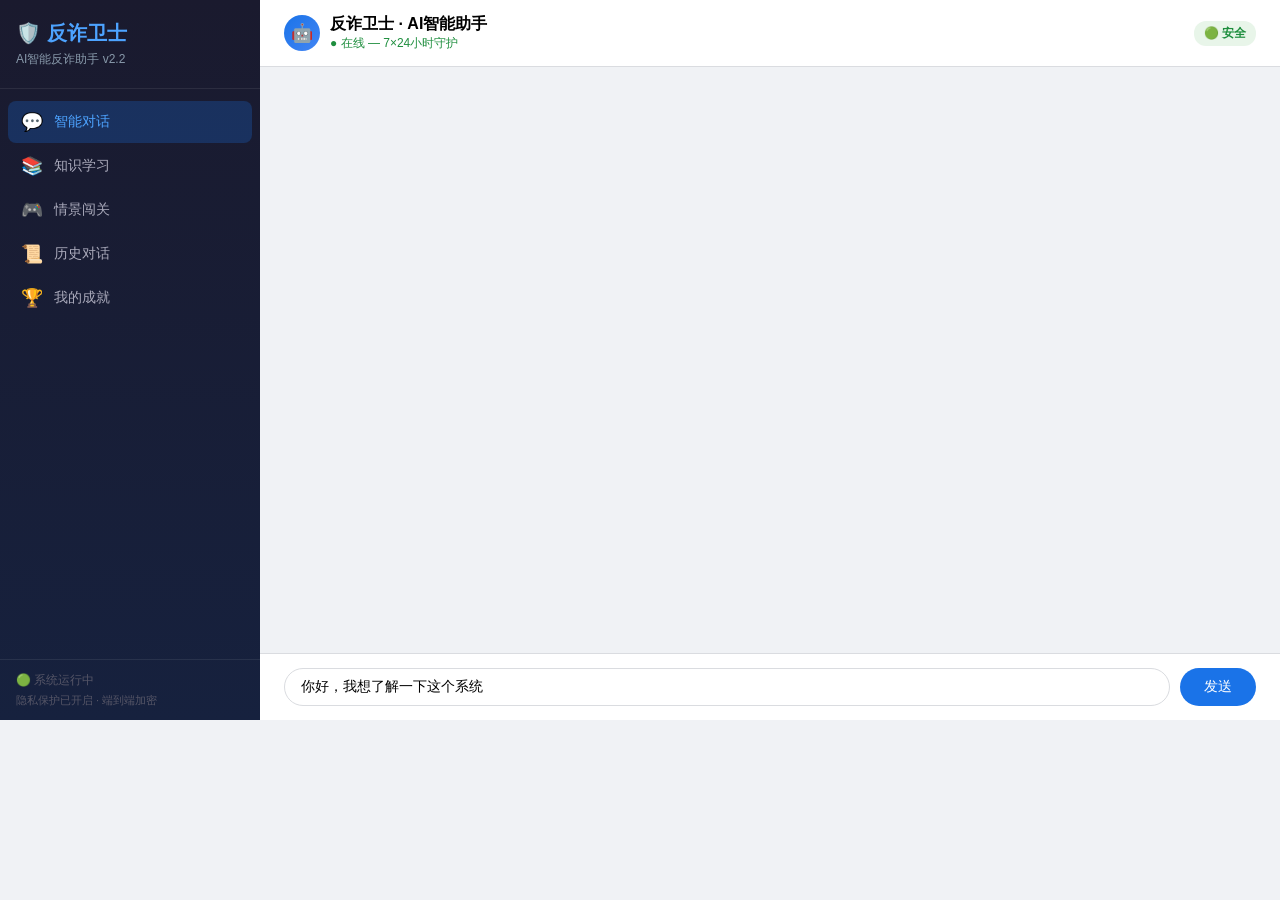
<file: demo_chat.html>
<!DOCTYPE html>
<html lang="zh-CN">
<head>
<meta charset="UTF-8">
<meta name="viewport" content="width=1280, initial-scale=1.0">
<title>反诈卫士 - 智能反诈对话系统</title>
<style>
:root {
  --primary: #1a73e8;
  --primary-dark: #1557b0;
  --primary-light: #e8f0fe;
  --danger: #d93025;
  --danger-light: #fce8e6;
  --warning: #f9ab00;
  --success: #1e8e3e;
  --bg: #f0f2f5;
  --card: #ffffff;
  --text: #202124;
  --text-secondary: #5f6368;
  --border: #dadce0;
  --radius: 12px;
  --shadow: 0 1px 3px rgba(0,0,0,0.08);
}
* { margin: 0; padding: 0; box-sizing: border-box; }
body {
  font-family: -apple-system, BlinkMacSystemFont, 'Segoe UI', 'Microsoft YaHei', sans-serif;
  background: #f0f2f5;
  width: 1280px; height: 720px;
  display: flex; overflow: hidden;
}
/* Sidebar */
.sidebar {
  width: 260px; background: linear-gradient(180deg, #1a1a2e 0%, #16213e 100%);
  color: white; flex-shrink: 0; display: flex; flex-direction: column;
}
.sidebar-header {
  padding: 20px 16px; border-bottom: 1px solid rgba(255,255,255,0.08);
}
.sidebar-logo { font-size: 20px; font-weight: 700; }
.sidebar-logo span { color: #4da3ff; }
.sidebar-subtitle { font-size: 12px; color: #8899aa; margin-top: 4px; }
.sidebar-nav { flex: 1; padding: 12px 8px; display: flex; flex-direction: column; gap: 2px; }
.nav-item {
  padding: 10px 12px; border-radius: 8px; font-size: 14px; color: #aab;
  cursor: pointer; display: flex; align-items: center; gap: 10px; transition: all 0.2s;
}
.nav-item:hover { background: rgba(255,255,255,0.06); color: #ddd; }
.nav-item.active { background: rgba(26,115,232,0.25); color: #4da3ff; }
.nav-icon { font-size: 18px; width: 24px; text-align: center; }
.sidebar-footer {
  padding: 12px 16px; border-top: 1px solid rgba(255,255,255,0.08);
  font-size: 12px; color: #556;
}
/* Main chat area */
.chat-area { flex: 1; display: flex; flex-direction: column; background: #f0f2f5; }
.chat-header {
  background: white; padding: 14px 24px; border-bottom: 1px solid var(--border);
  display: flex; align-items: center; justify-content: space-between;
}
.chat-header-left { display: flex; align-items: center; gap: 10px; }
.chat-header-avatar {
  width: 36px; height: 36px; border-radius: 50%; background: linear-gradient(135deg, var(--primary), #4285f4);
  display: flex; align-items: center; justify-content: center; font-size: 18px;
}
.chat-header-title { font-size: 16px; font-weight: 600; }
.chat-header-status { font-size: 12px; color: #1e8e3e; }
.risk-indicator {
  font-size: 12px; padding: 4px 10px; border-radius: 12px; font-weight: 600;
}
.risk-none { background: #e8f5e9; color: #1e8e3e; }
.risk-high { background: #fce8e6; color: #d93025; }
.risk-critical { background: #d93025; color: white; animation: pulse 1s infinite; }
@keyframes pulse { 0%,100% { opacity: 1; } 50% { opacity: 0.7; } }

/* Messages */
.chat-messages {
  flex: 1; padding: 16px 24px; overflow-y: auto; display: flex; flex-direction: column; gap: 10px;
}
.msg-row { display: flex; gap: 10px; max-width: 85%; animation: msgIn 0.35s ease; }
@keyframes msgIn { from { opacity: 0; transform: translateY(12px); } to { opacity: 1; transform: translateY(0); } }
.msg-row.user { align-self: flex-end; flex-direction: row-reverse; }
.msg-row.bot { align-self: flex-start; }
.msg-avatar {
  width: 34px; height: 34px; border-radius: 50%; flex-shrink: 0;
  display: flex; align-items: center; justify-content: center; font-size: 16px;
}
.msg-avatar.bot { background: #e8f0fe; }
.msg-avatar.user { background: var(--primary); color: white; }
.msg-bubble {
  padding: 10px 14px; border-radius: 12px; font-size: 14px; line-height: 1.55;
  word-break: break-word;
}
.msg-row.bot .msg-bubble {
  background: white; border-bottom-left-radius: 4px;
  box-shadow: 0 1px 2px rgba(0,0,0,0.06);
}
.msg-row.user .msg-bubble {
  background: var(--primary); color: white; border-bottom-right-radius: 4px;
}
.msg-actions { display: flex; gap: 6px; margin-top: 6px; flex-wrap: wrap; }
.action-chip {
  padding: 6px 14px; border-radius: 16px; font-size: 13px; cursor: pointer;
  background: white; border: 1px solid var(--border); color: var(--text);
  transition: all 0.15s;
}
.action-chip:hover { background: var(--primary-light); border-color: var(--primary); color: var(--primary); }
.action-chip.emergency { background: var(--danger-light); border-color: var(--danger); color: var(--danger); font-weight: 600; }
.action-chip.phone { background: #e8f5e9; border-color: #1e8e3e; color: #1e8e3e; }

/* Input */
.chat-input-area {
  background: white; padding: 14px 24px; border-top: 1px solid var(--border);
  display: flex; gap: 10px; align-items: center;
}
.chat-input {
  flex: 1; padding: 10px 16px; border: 1px solid var(--border); border-radius: 24px;
  font-size: 14px; outline: none; transition: border-color 0.2s;
}
.chat-input:focus { border-color: var(--primary); }
.btn-send {
  padding: 10px 24px; background: var(--primary); color: white; border: none;
  border-radius: 24px; font-size: 14px; cursor: pointer; white-space: nowrap;
  transition: background 0.2s;
}
.btn-send:hover { background: var(--primary-dark); }

/* Typing indicator */
.typing-indicator { display: flex; gap: 4px; padding: 8px 14px; }
.typing-dot { width: 7px; height: 7px; border-radius: 50%; background: #999; animation: typing 1.4s infinite; }
.typing-dot:nth-child(2) { animation-delay: 0.2s; }
.typing-dot:nth-child(3) { animation-delay: 0.4s; }
@keyframes typing { 0%,60%,100% { opacity: 0.3; transform: scale(0.8); } 30% { opacity: 1; transform: scale(1); } }

/* Title screen overlay */
.overlay {
  position: fixed; top: 0; left: 0; width: 1280px; height: 720px;
  background: rgba(0,0,0,0.7); display: flex; align-items: center; justify-content: center;
  z-index: 100; transition: opacity 0.5s;
}
.overlay.hidden { opacity: 0; pointer-events: none; }
.overlay-card {
  background: white; border-radius: 16px; padding: 40px; text-align: center;
  max-width: 600px; box-shadow: 0 20px 60px rgba(0,0,0,0.3);
}
.overlay-icon { font-size: 64px; margin-bottom: 16px; }
.overlay-title { font-size: 28px; font-weight: 700; margin-bottom: 8px; }
.overlay-sub { font-size: 16px; color: var(--text-secondary); margin-bottom: 20px; }
.overlay-features { display: flex; gap: 20px; justify-content: center; margin-bottom: 20px; }
.overlay-feat { text-align: center; }
.overlay-feat .icon { font-size: 32px; }
.overlay-feat .label { font-size: 13px; color: var(--text-secondary); margin-top: 4px; }

.privacy-badge {
  display: inline-block; font-size: 11px; padding: 2px 8px; border-radius: 4px;
  background: #e8f5e9; color: #1e8e3e; margin-left: 6px; font-weight: 600;
}
.risk-tag {
  display: inline-block; font-size: 11px; padding: 2px 8px; border-radius: 4px;
  margin-left: 4px; font-weight: 600;
}
.risk-tag.critical { background: #fce8e6; color: #c5221f; }
.risk-tag.high { background: #fef7e0; color: #e37400; }
</style>
</head>
<body>

<!-- Overlay intro -->
<div class="overlay" id="overlay">
  <div class="overlay-card">
    <div class="overlay-icon">🛡️</div>
    <div class="overlay-title">多模态智能反诈对话系统</div>
    <div class="overlay-sub">Anti-Fraud Intelligent Dialogue System</div>
    <div class="overlay-features">
      <div class="overlay-feat"><div class="icon">🔍</div><div class="label">风险识别</div></div>
      <div class="overlay-feat"><div class="icon">🔐</div><div class="label">隐私保护</div></div>
      <div class="overlay-feat"><div class="icon">📚</div><div class="label">知识科普</div></div>
      <div class="overlay-feat"><div class="icon">🎮</div><div class="label">情景训练</div></div>
    </div>
  </div>
</div>

<!-- Main UI -->
<div class="sidebar">
  <div class="sidebar-header">
    <div class="sidebar-logo">🛡️ <span>反诈卫士</span></div>
    <div class="sidebar-subtitle">AI智能反诈助手 v2.2</div>
  </div>
  <div class="sidebar-nav">
    <div class="nav-item active"><span class="nav-icon">💬</span> 智能对话</div>
    <div class="nav-item"><span class="nav-icon">📚</span> 知识学习</div>
    <div class="nav-item"><span class="nav-icon">🎮</span> 情景闯关</div>
    <div class="nav-item"><span class="nav-icon">📜</span> 历史对话</div>
    <div class="nav-item"><span class="nav-icon">🏆</span> 我的成就</div>
  </div>
  <div class="sidebar-footer">
    <div style="margin-bottom:4px;">🟢 系统运行中</div>
    <div style="font-size:11px;">隐私保护已开启 · 端到端加密</div>
  </div>
</div>

<div class="chat-area">
  <div class="chat-header">
    <div class="chat-header-left">
      <div class="chat-header-avatar">🤖</div>
      <div>
        <div class="chat-header-title">反诈卫士 · AI智能助手</div>
        <div class="chat-header-status">● 在线 — 7×24小时守护</div>
      </div>
    </div>
    <div class="risk-indicator risk-none" id="riskIndicator">🟢 安全</div>
  </div>
  <div class="chat-messages" id="chatMessages"></div>
  <div class="chat-input-area">
    <input class="chat-input" id="chatInput" placeholder="描述你遇到的情况，我来帮你识别诈骗风险..." readonly>
    <button class="btn-send" id="btnSend">发送</button>
  </div>
</div>

<script>
// DOM
const msgContainer = document.getElementById('chatMessages');
const chatInput = document.getElementById('chatInput');
const btnSend = document.getElementById('btnSend');
const riskIndicator = document.getElementById('riskIndicator');
const overlay = document.getElementById('overlay');

// State
let isProcessing = false;

function setRisk(level) {
  riskIndicator.className = 'risk-indicator';
  if (level === 'critical') {
    riskIndicator.className += ' risk-critical';
    riskIndicator.textContent = '🚨 紧急风险';
  } else if (level === 'high') {
    riskIndicator.className += ' risk-high';
    riskIndicator.textContent = '🔴 高风险';
  } else {
    riskIndicator.className += ' risk-none';
    riskIndicator.textContent = '🟢 安全';
  }
}

function addMsg(role, html, delay = 0) {
  return new Promise(resolve => {
    setTimeout(() => {
      const row = document.createElement('div');
      row.className = 'msg-row ' + role;
      const avatar = document.createElement('div');
      avatar.className = 'msg-avatar ' + role;
      avatar.textContent = role === 'bot' ? '🤖' : '👤';
      const bubble = document.createElement('div');
      bubble.className = 'msg-bubble';
      bubble.innerHTML = html;
      row.appendChild(avatar);
      row.appendChild(bubble);
      msgContainer.appendChild(row);
      msgContainer.scrollTop = msgContainer.scrollHeight;
      resolve(row);
    }, delay);
  });
}

function addActions(actions, delay = 0) {
  return new Promise(resolve => {
    setTimeout(() => {
      const row = document.createElement('div');
      row.className = 'msg-row bot';
      const avatar = document.createElement('div');
      avatar.className = 'msg-avatar bot';
      avatar.textContent = '🤖';
      const wrapper = document.createElement('div');
      const actionsDiv = document.createElement('div');
      actionsDiv.className = 'msg-actions';
      actions.forEach(a => {
        const chip = document.createElement('span');
        chip.className = 'action-chip ' + (a.cls || '');
        chip.textContent = (a.icon || '') + ' ' + a.label;
        actionsDiv.appendChild(chip);
      });
      wrapper.appendChild(actionsDiv);
      row.appendChild(avatar);
      row.appendChild(wrapper);
      msgContainer.appendChild(row);
      msgContainer.scrollTop = msgContainer.scrollHeight;
      resolve(row);
    }, delay);
  });
}

function showTyping(duration) {
  return new Promise(resolve => {
    const row = document.createElement('div');
    row.className = 'msg-row bot';
    row.id = 'typingRow';
    const avatar = document.createElement('div');
    avatar.className = 'msg-avatar bot';
    avatar.textContent = '🤖';
    const bubble = document.createElement('div');
    bubble.className = 'msg-bubble';
    bubble.innerHTML = '<div class="typing-indicator"><div class="typing-dot"></div><div class="typing-dot"></div><div class="typing-dot"></div></div>';
    row.appendChild(avatar);
    row.appendChild(bubble);
    msgContainer.appendChild(row);
    msgContainer.scrollTop = msgContainer.scrollHeight;
    setTimeout(() => { row.remove(); resolve(); }, duration);
  });
}

function setInput(val) {
  chatInput.value = val;
}

async function runDemo() {
  window.__demoDone = false;
  await new Promise(r => setTimeout(r, 800));
  overlay.classList.add('hidden');
  await new Promise(r => setTimeout(r, 500));

  // === 1. Greeting ===
  setInput('你好，我想了解一下这个系统');
  await new Promise(r => setTimeout(r, 500));
  await showTyping(1000);
  await addMsg('bot', '👋 你好！我是<strong>反诈卫士</strong>——你的AI反诈助手！<br><br>我可以帮你：<br>🔍 <strong>识别骗局</strong> · 📚 <strong>学习知识</strong> · 🎮 <strong>情景闯关</strong> · 📢 <strong>举报分析</strong><br>🛡️ <strong>隐私保护</strong> · ⚖️ <strong>法律咨询</strong> · 🏆 <strong>成就系统</strong><br><br>有什么可以帮你的吗？');
  await new Promise(r => setTimeout(r, 3000));

  // === 2. Fraud knowledge ===
  setInput('常见的电信诈骗类型有哪些？');
  await new Promise(r => setTimeout(r, 500));
  await showTyping(1200);
  await addMsg('bot', '目前最常见的电信诈骗类型：<br><br>🔴 <strong>刷单返利</strong> — "足不出户日赚数百"都是骗局<br>🔴 <strong>冒充公检法</strong> — 假警察要求转账到"安全账户"<br>🔴 <strong>杀猪盘/虚假投资</strong> — 网恋诱导投资，平台全是假的<br>🔴 <strong>冒充客服退款</strong> — "快递丢了双倍赔"诱导屏幕共享<br>🔴 <strong>虚假征信</strong> — "注销校园贷"否则影响征信<br><br>📌 <strong>牢记：所有刷单都是诈骗！公检法不会电话办案！</strong>');
  await new Promise(r => setTimeout(r, 3000));

  // === 3. Self-check (自检) ===
  setInput('最近有个网友推荐我投资虚拟币，投了2000赚了500，他让我再加5万，我是不是被骗了？');
  await new Promise(r => setTimeout(r, 600));
  setRisk('high');
  await showTyping(1500);
  await addMsg('bot', '🔴 <strong>高风险！这是典型的杀猪盘+虚假投资诈骗！</strong><br><br>【自检问题】对照以下特征：<br>⚠️ 对方是网上认识的"朋友"/恋人？→ <strong>杀猪盘套路</strong><br>⚠️ 推荐的投资平台不为人知？→ <strong>虚假平台</strong><br>⚠️ 前几次确实赚了？→ <strong>这是诱饵！</strong><br>⚠️ 现在让你加大投入？→ <strong>准备收网了！</strong><br><br>📌 <strong>诊断：你正在被骗！</strong>那2000赚500只是诱饵，5万投进去就取不出来了！<br>立即停止追加投资，尝试提现全部资金！');
  await addActions([{label:'📞 拨打96110', cls:'phone'},{label:'尝试提现', cls:'emergency'}]);
  await new Promise(r => setTimeout(r, 3500));

  // === 4. Shuadan detection + risk alert ===
  setInput('有个人加我微信说做任务返利，一单返30，靠谱吗？');
  await new Promise(r => setTimeout(r, 500));
  setRisk('high');
  await showTyping(1300);
  await addMsg('bot', '🔴 <strong>刷单诈骗高风险！</strong><br><br>【套路解析】<br>📌 第1步：小额返利获取信任<br>📌 第2步：诱导做大额"连单"<br>📌 第3步：借口"操作失误"拒绝提现<br>📌 第4步：要求继续充值"解冻"<br><br>⚠️ <strong>群里除了你全是托！先垫付资金的兼职全是诈骗！</strong>');
  await addActions([{label:'📞 拨打96110', cls:'phone'},{label:'📢 举报该微信', cls:'emergency'}]);
  await new Promise(r => setTimeout(r, 3000));

  // === 5. Thank you (感谢回应) ===
  setInput('谢谢你的提醒！还好先问了一下');
  await new Promise(r => setTimeout(r, 400));
  setRisk('none');
  await showTyping(800);
  await addMsg('bot', '👍 不客气！<strong>遇到可疑情况先咨询再行动</strong>——这是最好的防骗习惯！<br><br>💡 记得提醒身边家人朋友，特别是<strong>学生和老年人</strong>最容易被刷单诈骗盯上。');
  await new Promise(r => setTimeout(r, 2500));

  // === 6. Scenario simulation (情景模拟训练) ===
  setInput('我想做一次情景模拟训练');
  await new Promise(r => setTimeout(r, 400));
  await showTyping(1000);
  await addMsg('bot', '🎮 <strong>情景模拟训练 · 已开启！</strong><br><br>请听题：<br><br>📱 <strong>场景：冒充客服退款</strong><br>你收到一个电话，对方自称是淘宝客服，说你的快递在路上丢了，要双倍赔偿给你，但需要你下载一个"会议APP"开启屏幕共享来操作退款。<br><br>❓ 你应该怎么做？');
  await addActions([{label:'A. 下载APP按对方指引操作', cls:''},{label:'B. 挂断电话，自行联系官方客服核实', cls:'phone'},{label:'C. 问对方要赔偿金', cls:''}]);
  await new Promise(r => setTimeout(r, 2000));
  // Show correct answer
  await addMsg('bot', '✅ <strong>正确答案：B — 挂断电话，自行联系官方客服核实</strong><br><br>📌 任何要求<strong>下载不明APP+屏幕共享</strong>的"退款"都是诈骗！<br>真正的客服不会让你下载会议软件！<br><br>🎉 模拟完成！获得 <strong>+15经验值</strong>');
  await new Promise(r => setTimeout(r, 3000));

  // === 7. URL safety analysis ===
  setInput('帮我分析这个链接 http://xn--tiq75w2w.com/login');
  await new Promise(r => setTimeout(r, 400));
  setRisk('high');
  await showTyping(1500);
  await addMsg('bot', '🔍 <strong>链接安全分析报告</strong><br><br>🔗 http://xn--tiq75w2w.com/login<br><br>⚠️ <strong>风险等级：高风险</strong><br>🔴 域名使用Punycode编码，疑似伪装正规网站<br>🔴 包含可疑关键词：<strong>"login"</strong>（钓鱼常用）<br>🔴 域名注册时间短，可信度低<br><br>🛡️ <strong>切勿输入任何账号密码！这是钓鱼网站！</strong>');
  await addActions([{label:'📢 举报此链接', cls:'emergency'}]);
  await new Promise(r => setTimeout(r, 3000));

  // === 8. Elderly mode (老年人模式) ===
  setInput('我今年70了不太懂这些，刚才有人打电话说是派出所的让我去银行转钱');
  await new Promise(r => setTimeout(r, 500));
  setRisk('critical');
  await showTyping(1500);
  await addMsg('bot', '🚨 <strong>大爷，千万别去银行！这是骗子的电话！</strong><br><br>跟您说大白话：<br>⛔ 真正的派出所<strong>不会打电话让您转钱</strong>！<br>⛔ 让您转钱到"安全账户"的<strong>全是骗子</strong>！<br><br>您这样做：<br>1️⃣ 先<strong>挂掉电话</strong>，不要再接<br>2️⃣ 告诉<strong>子女或邻居</strong>这件事<br>3️⃣ 实在不放心就打 <strong>110</strong> 问问真警察<br><br>大娘您别着急，骗子就是专挑咱们老年人下手，您问了我就不会被骗了！🛡️');
  await addActions([{label:'🚔 拨打110核实', cls:'emergency'},{label:'👨‍👩‍👧 告诉家人', cls:'phone'}]);
  await new Promise(r => setTimeout(r, 4000));

  // === 9. Emergency + fear comfort (紧急+恐惧安抚) ===
  setInput('我快急死了！刚才接到警察电话说我涉嫌犯罪，我已经转了5000块到安全账户了，怎么办啊好害怕...');
  await new Promise(r => setTimeout(r, 500));
  setRisk('critical');
  await showTyping(1200);
  await addMsg('bot', '🚨 <strong>别慌！我们一起处理这件事！</strong><br><br>首先告诉您：这不是您的错，骗子利用了您的信任和恐惧。现在最重要的是<strong>马上行动</strong>：<br><br>⚡ <strong>立即（黄金30分钟）：</strong><br>1️⃣ 拨打 <strong>110</strong> 报警<br>2️⃣ 拨打 <strong>96110</strong> 反诈专线<br>3️⃣ 联系银行申请<strong>冻结对方账户</strong><br>4️⃣ 保存通话记录和转账凭证<br><br>📌 真警察<strong>绝不会</strong>让您转账！"安全账户"根本不存在！');
  await addActions([{label:'🚔 110报警', cls:'emergency'},{label:'📞 96110专线', cls:'phone'},{label:'🏦 银行止付', cls:'emergency'}]);
  await new Promise(r => setTimeout(r, 4500));

  // === 10. Confusion + re-explanation (困惑检测) ===
  setInput('我还是不太理解，为什么骗子能知道我买了什么东西？');
  await new Promise(r => setTimeout(r, 400));
  setRisk('none');
  await showTyping(1200);
  await addMsg('bot', '🤔 好问题！我用简单的方式再解释一下：<br><br>骗子知道您的购物信息，通常是因为：<br>📦 <strong>快递面单泄露</strong> — 您的快递单上就有商品信息，被人拍照倒卖<br>💻 <strong>数据泄露</strong> — 购物网站或快递公司的数据被黑客偷走<br>📱 <strong>内鬼倒卖</strong> — 快递/商家内部人员偷卖客户信息<br><br>简单说：<strong>不是骗子神通广大，是您的信息被泄露了</strong>。<br>所以接到"客服"电话，一定要自己主动联系官方核实！');
  await new Promise(r => setTimeout(r, 3500));

  // === 11. Privacy protection (隐私保护) ===
  setInput('我叫李四，身份证320102199003071234，手机13812345678，帮我查下');
  await new Promise(r => setTimeout(r, 500));
  setRisk('none');
  await showTyping(1500);
  await addMsg('bot', '🔐 <strong>隐私保护提醒</strong><br><br>⚠️ 检测到敏感信息，已自动加密保护：<br>👤 姓名：<strong>李某</strong> <span class="privacy-badge">已加密</span><br>🆔 身份证：<strong>3201**********1234</strong> <span class="privacy-badge">已加密</span><br>📱 手机号：<strong>138****5678</strong> <span class="privacy-badge">已加密</span><br><br>📌 信息已用<strong>AES-256-GCM</strong>加密，<strong>后台人员也无法查看原文</strong>。<br>📌 会话关闭后自动清除，数据库泄露也无法解密。<br><br>关于查询：未发现以您身份注册的可疑账户。建议下载<strong>国家反诈中心APP</strong>实名核验。');
  await new Promise(r => setTimeout(r, 3500));

  // === 12. Legal consultation (法律咨询) ===
  setInput('诈骗罪的量刑标准是什么？被骗的钱能追回来吗？');
  await new Promise(r => setTimeout(r, 500));
  await showTyping(1300);
  await addMsg('bot', '⚖️ <strong>反诈法律咨询</strong><br><br>📜 <strong>《刑法》第266条 · 诈骗罪：</strong><br>• 数额较大（3千-1万以上）：<strong>3年以下</strong>有期徒刑或拘役<br>• 数额巨大（3万-10万以上）：<strong>3-10年</strong>有期徒刑<br>• 数额特别巨大（50万以上）：<strong>10年以上</strong>至无期徒刑<br><br>💰 <strong>被骗资金能否追回？</strong><br>• 第一时间报警+冻结账户 → <strong>追回概率较高</strong><br>• 超过24小时 → 资金可能已被层层转移<br>• 关键：<strong>黄金止付时间30分钟内</strong>！<br><br>📌 这就是为什么发现被骗后要<strong>立刻报警</strong>的原因！');
  await new Promise(r => setTimeout(r, 4000));

  // === 13. Gamification (成就系统) ===
  setInput('查看我的反诈成就');
  await new Promise(r => setTimeout(r, 400));
  await showTyping(1000);
  await addMsg('bot', '🏆 <strong>您的反诈成就</strong><br><br>⭐ 积分：<strong>310分</strong> | 📊 等级：<strong>白银反诈先锋</strong><br>🔥 连续签到：<strong>7天</strong> | 经验值：310/500<br><br>🎖️ <strong>已获勋章(5枚)：</strong><br>🌟初识反诈 · 💬勤学好问 · 📚知识达人 · 🎮闯关新手 · 🔔举报先锋<br><br>📋 <strong>今日任务：</strong>✅ 对话咨询 · ✅ 知识学习 · ⬜ 情景模拟<br><br>💪 距<strong>黄金段位</strong>还差190经验！');
  await new Promise(r => setTimeout(r, 3000));

  // === 14. Leaderboard (排行榜) ===
  await addMsg('bot', '👑 <strong>本周反诈排行榜 TOP 5</strong><br><br>🥇 <strong>反诈先锋王</strong> — 850分 🏆<br>🥈 <strong>安全守护者</strong> — 720分<br>🥉 <strong>防骗达人</strong> — 680分<br>4️⃣ <strong>正义使者</strong> — 550分<br>5️⃣ <strong>反诈新星</strong> — 480分<br><br>📊 您的排名：<strong>第12名</strong>（超过65%的用户）<br>🔥 连续签到7天+完成3个情景模拟可快速冲榜！');
  await new Promise(r => setTimeout(r, 3000));

  // === 15. Report submission (举报提交) ===
  setInput('我要举报一个诈骗电话 15512345678，冒充京东客服让我取消白条');
  await new Promise(r => setTimeout(r, 500));
  await showTyping(1200);
  await addMsg('bot', '📢 <strong>举报已受理！</strong><br><br>📋 <strong>举报详情：</strong><br>• 类型：冒充客服诈骗（京东白条）<br>• 号码：155****5678 <span class="privacy-badge">已脱敏</span><br>• 状态：<strong>已提交至反诈中心</strong><br><br>✅ <strong>您获得了"正义举报"勋章 +20积分！</strong><br><br>📌 该号码将被纳入反诈数据库，帮助更多人避免受骗。感谢您的举报！🛡️');
  await new Promise(r => setTimeout(r, 3000));

  // === 16. LLM enhanced response (LLM增强) ===
  setInput('感觉AI回答挺智能的，背后是怎么做到的？');
  await new Promise(r => setTimeout(r, 400));
  await showTyping(1300);
  await addMsg('bot', '🤖 <strong>混合智能引擎</strong><br><br>本系统采用<strong>规则引擎 + LLM大模型</strong>双驱动架构：<br><br>⚡ <strong>规则引擎</strong> — 紧急场景毫秒级响应（如"正在转账"），100%可用<br>🧠 <strong>LLM大模型</strong> — 支持DeepSeek/OpenAI/Qwen，增强回复的自然度和温度<br><br>🔄 <strong>智能降级：</strong>LLM不可用时自动切换纯规则引擎，核心功能不受影响<br>🔐 <strong>隐私优先：</strong>PII信息在发送LLM前已脱敏处理<br><br>简单说：<strong>确定性场景用规则（快+准），开放性对话用LLM（暖+智）</strong>');
  await new Promise(r => setTimeout(r, 3500));

  // === 17. Knowledge graph (知识图谱) ===
  setInput('刷单诈骗和杀猪盘有什么关联？');
  await new Promise(r => setTimeout(r, 400));
  await showTyping(1500);
  await addMsg('bot', '🕸️ <strong>诈骗知识图谱 · 关联分析</strong><br><br>刷单→杀猪盘存在<strong>演化升级</strong>关系：<br><br>📌 <strong>刷单返利</strong>（入门骗局）<br>  └↳ 受害人尝到甜头后被诱导下载虚假投资APP<br>  └↳ <strong>升级为 → 虚假投资/杀猪盘</strong>（高额骗局）<br><br>🔗 <strong>共享手法：</strong>先给甜头再收割 · 虚假平台展示假数据 · 都针对25-45岁群体<br>⚡ <strong>伴随风险：</strong>信息泄露 → 冒充客服二次诈骗<br><br>🛡️ <strong>防范：</strong>拒绝"先垫付""先充值"，下载APP认准官方应用商店！');
  await new Promise(r => setTimeout(r, 4000));

  // === 18. Summary ===
  setRisk('none');
  setInput('');
  await addMsg('bot', '🎉 <strong>以上演示了反诈卫士的完整能力：</strong><br><br>✅ 意图识别(14种) · ✅ 风险分析(13规则4等级) · ✅ 自检诊断<br>✅ 情景模拟训练 · ✅ 老年人模式 · ✅ 恐惧安抚<br>✅ 困惑重解释 · ✅ URL安全分析 · ✅ 隐私保护(7类PII)<br>✅ 法律咨询 · ✅ 举报提交 · ✅ 游戏化成就<br>✅ 排行榜 · ✅ 知识图谱 · ✅ LLM增强对话<br>✅ Docker部署 · ✅ 7×24小时在线 · ✅ 优雅降级<br><br>🛡️ <strong>反诈卫士 — 用AI守护每一个人的钱袋子</strong><br>15个核心模块 · 7100+行代码 · 完整前后端实现');
  await new Promise(r => setTimeout(r, 6000));
  window.__demoDone = true;
}

// Start
runDemo();
</script>
</body>
</html>
</file>
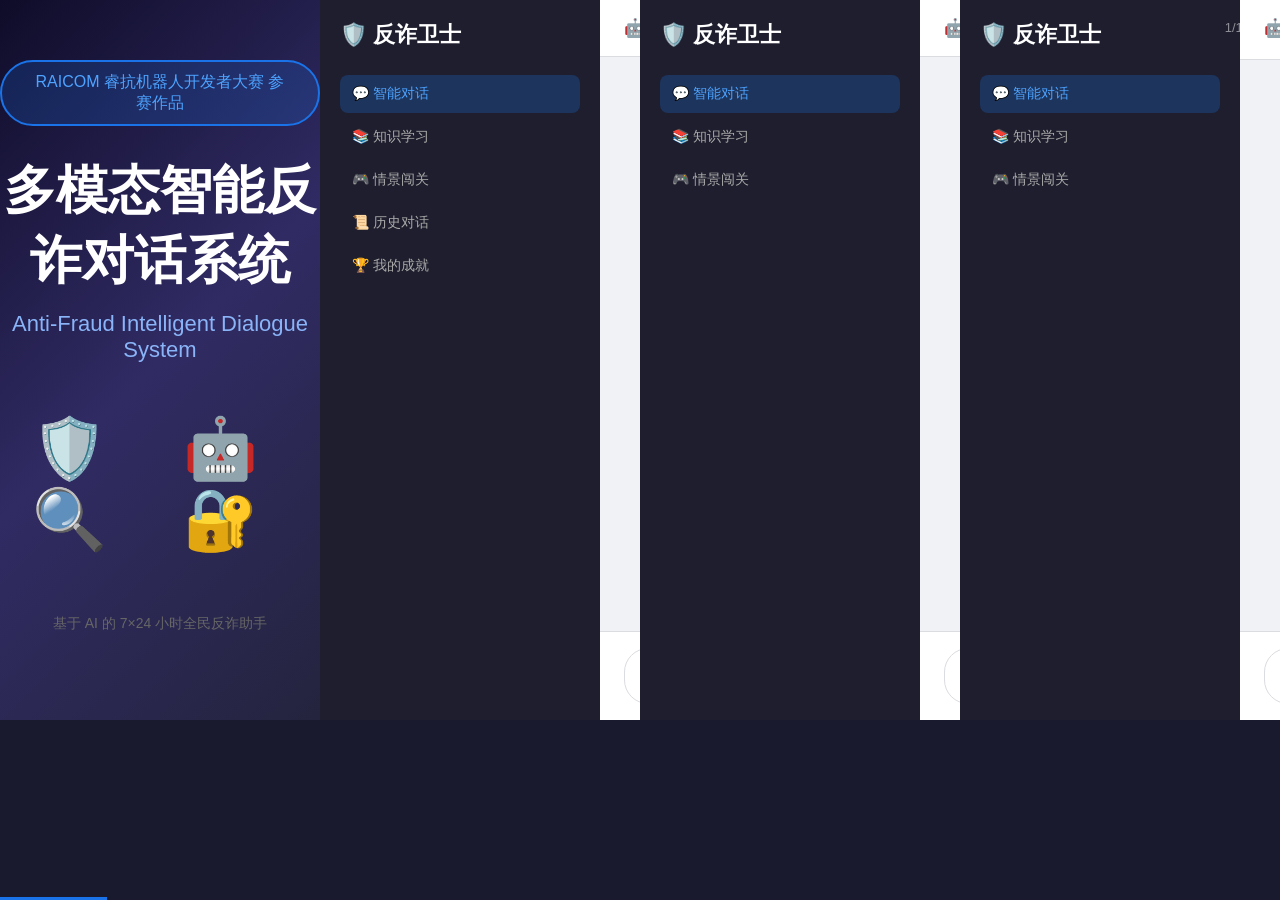
<file: demo_page.html>
<!DOCTYPE html>
<html lang="zh-CN">
<head>
<meta charset="UTF-8">
<meta name="viewport" content="width=1280, initial-scale=1.0">
<title>反诈卫士 - 演示</title>
<style>
:root {
  --primary: #1a73e8;
  --primary-dark: #1557b0;
  --danger: #d93025;
  --danger-light: #fce8e6;
  --warning: #f9ab00;
  --success: #1e8e3e;
  --bg: #f0f2f5;
  --card: #ffffff;
  --text: #202124;
  --text-secondary: #5f6368;
  --border: #dadce0;
  --radius: 12px;
}
* { margin: 0; padding: 0; box-sizing: border-box; }
body {
  font-family: -apple-system, BlinkMacSystemFont, 'Segoe UI', 'Microsoft YaHei', sans-serif;
  background: #1a1a2e;
  width: 1280px; height: 720px;
  overflow: hidden;
  display: flex; align-items: center; justify-content: center;
}

/* Slide container */
.slide { display: none; width: 1280px; height: 720px; position: relative; overflow: hidden; }
.slide.active { display: block; animation: fadeIn 0.6s ease; }
@keyframes fadeIn { from { opacity: 0; transform: translateY(20px); } to { opacity: 1; transform: translateY(0); } }
@keyframes slideUp { from { opacity: 0; transform: translateY(40px); } to { opacity: 1; transform: translateY(0); } }
@keyframes typeIn { from { width: 0; } to { width: 100%; } }

/* Title slide */
.slide-title { background: linear-gradient(135deg, #0f0c29, #302b63, #24243e); text-align: center; }
.title-badge { background: rgba(26,115,232,0.2); border: 2px solid var(--primary); border-radius: 50px; padding: 10px 30px; color: #4da3ff; font-size: 16px; display: inline-block; margin-top: 60px; }
.title-main { color: white; font-size: 52px; font-weight: 800; margin-top: 30px; }
.title-sub { color: #8ab4f8; font-size: 22px; margin-top: 15px; }
.title-icons { margin-top: 50px; font-size: 60px; letter-spacing: 30px; }
.title-bottom { color: #666; font-size: 14px; margin-top: 60px; }

/* Chat slide */
.slide-chat { background: #f0f2f5; display: flex; }
.chat-sidebar { width: 280px; background: #1e1e2e; color: white; padding: 20px; flex-shrink: 0; }
.sidebar-logo { font-size: 22px; font-weight: 700; margin-bottom: 25px; }
.sidebar-item { padding: 10px 12px; border-radius: 8px; margin-bottom: 5px; color: #aaa; font-size: 14px; cursor: pointer; }
.sidebar-item.active { background: rgba(26,115,232,0.25); color: #4da3ff; }
.chat-main { flex: 1; display: flex; flex-direction: column; }
.chat-header { background: white; padding: 16px 24px; border-bottom: 1px solid var(--border); font-size: 18px; font-weight: 600; }
.chat-messages { flex: 1; padding: 20px 24px; overflow-y: hidden; display: flex; flex-direction: column; gap: 12px; }
.chat-msg { max-width: 80%; padding: 12px 16px; border-radius: 12px; font-size: 15px; line-height: 1.6; opacity: 0; animation: slideUp 0.4s forwards; }
.chat-msg.user { align-self: flex-end; background: var(--primary); color: white; border-bottom-right-radius: 4px; }
.chat-msg.bot { align-self: flex-start; background: white; color: var(--text); border-bottom-left-radius: 4px; box-shadow: 0 1px 3px rgba(0,0,0,0.08); }
.chat-input-area { background: white; padding: 16px 24px; border-top: 1px solid var(--border); display: flex; gap: 12px; }
.chat-input { flex: 1; padding: 12px 16px; border: 1px solid var(--border); border-radius: 24px; font-size: 14px; outline: none; }
.chat-send { padding: 10px 24px; background: var(--primary); color: white; border: none; border-radius: 24px; font-size: 14px; cursor: pointer; }

/* Risk badge */
.risk-badge { display: inline-block; padding: 4px 10px; border-radius: 4px; font-size: 12px; font-weight: 600; }
.risk-critical { background: #fce8e6; color: #c5221f; }
.risk-high { background: #fce8e6; color: #d93025; }
.privacy-tag { background: #e8f5e9; color: #1e8e3e; padding: 2px 8px; border-radius: 4px; font-size: 12px; }
.action-btn { display: inline-block; padding: 8px 16px; border: 1px solid var(--primary); color: var(--primary); border-radius: 20px; font-size: 13px; margin: 4px; background: white; }

/* Feature slides */
.slide-feature { background: white; flex-direction: column; align-items: center; justify-content: center; padding: 60px; text-align: center; }
.feature-icon { font-size: 72px; margin-bottom: 20px; }
.feature-title { font-size: 36px; font-weight: 700; color: var(--text); margin-bottom: 15px; }
.feature-desc { font-size: 18px; color: var(--text-secondary); line-height: 1.8; max-width: 800px; }
.feature-grid { display: grid; grid-template-columns: repeat(3, 1fr); gap: 20px; margin-top: 40px; width: 100%; max-width: 900px; }
.feature-card { background: #f8f9fa; padding: 24px; border-radius: 12px; text-align: center; }
.feature-card .icon { font-size: 40px; margin-bottom: 10px; }
.feature-card .title { font-size: 16px; font-weight: 600; margin-bottom: 6px; }
.feature-card .desc { font-size: 13px; color: var(--text-secondary); }

/* Architecture slide */
.slide-arch { background: linear-gradient(135deg, #1a1a2e, #16213e); color: white; flex-direction: column; padding: 40px 80px; }
.arch-title { font-size: 32px; font-weight: 700; margin-bottom: 30px; }
.arch-layers { width: 100%; }
.arch-layer { background: rgba(255,255,255,0.06); border: 1px solid rgba(255,255,255,0.12); border-radius: 12px; padding: 16px 24px; margin-bottom: 12px; }
.arch-layer .layer-name { font-size: 13px; color: #4da3ff; margin-bottom: 6px; font-weight: 600; }
.arch-layer .layer-items { font-size: 13px; color: #aaa; }
.code-block { background: #0d1117; color: #58a6ff; padding: 16px 24px; border-radius: 8px; font-family: Consolas, monospace; font-size: 13px; margin-top: 20px; }

/* Outro slide */
.slide-outro { background: linear-gradient(135deg, #0f0c29, #302b63, #24243e); text-align: center; color: white; }
.outro-thanks { font-size: 48px; font-weight: 800; margin-top: 200px; }
.outro-sub { font-size: 20px; color: #8ab4f8; margin-top: 15px; }
.outro-contact { font-size: 15px; color: #666; margin-top: 40px; }

/* Progress bar */
.progress-bar { position: fixed; bottom: 0; left: 0; height: 3px; background: var(--primary); z-index: 100; transition: width 0.3s; }
.step-indicator { position: fixed; top: 20px; right: 30px; color: rgba(255,255,255,0.5); font-size: 13px; z-index: 100; }
</style>
</head>
<body>

<div class="progress-bar" id="progress"></div>
<div class="step-indicator" id="stepIndicator">1/12</div>

<!-- Slide 1: Title -->
<div class="slide slide-title active" id="slide1">
  <div class="title-badge">RAICOM 睿抗机器人开发者大赛 参赛作品</div>
  <div class="title-main">多模态智能反诈对话系统</div>
  <div class="title-sub">Anti-Fraud Intelligent Dialogue System</div>
  <div class="title-icons">🛡️ 🤖 🔍 🔐</div>
  <div class="title-bottom">基于 AI 的 7×24 小时全民反诈助手</div>
</div>

<!-- Slide 2: Background -->
<div class="slide slide-feature" id="slide2">
  <div class="feature-icon">📊</div>
  <div class="feature-title">项目背景</div>
  <div class="feature-desc">
    2024年，全国破获电信网络诈骗案件 <b style="color:#d93025">46.4万起</b>，同比上升5.4%<br>
    诈骗手法从传统话术升级为 <b style="color:#d93025">AI换脸、深度伪造</b> 等高科技手段<br>
    现有反诈手段以被动拦截为主，缺乏 <b style="color:#1a73e8">7×24小时主动对话式劝阻</b> 能力
  </div>
</div>

<!-- Slide 3: Architecture -->
<div class="slide slide-arch" id="slide3">
  <div class="arch-title">🏗️ 系统架构</div>
  <div class="arch-layers">
    <div class="arch-layer"><div class="layer-name">接入层</div><div class="layer-items">Web前端 · Nginx反向代理 · RESTful API · JWT认证</div></div>
    <div class="arch-layer"><div class="layer-name">业务层</div><div class="layer-items">对话管理 · 用户管理 · 管理后台 · 审计日志</div></div>
    <div class="arch-layer"><div class="layer-name">引擎层 (8大引擎)</div><div class="layer-items">意图识别 · 风险分析 · 知识检索 · 隐私卫士 · URL分析 · LLM客户端 · 知识图谱 · 游戏化引擎</div></div>
    <div class="arch-layer"><div class="layer-name">数据层</div><div class="layer-items">SQLite/SQLAlchemy · JSON知识库 · 加密存储 · 审计日志轮转</div></div>
  </div>
  <div class="code-block">技术栈：Flask 3.0 + SQLAlchemy + AES-256-GCM + DeepSeek/Qwen + Docker</div>
</div>

<!-- Slide 4: Chat Demo - Greeting -->
<div class="slide slide-chat" id="slide4">
  <div class="chat-sidebar">
    <div class="sidebar-logo">🛡️ 反诈卫士</div>
    <div class="sidebar-item active">💬 智能对话</div>
    <div class="sidebar-item">📚 知识学习</div>
    <div class="sidebar-item">🎮 情景闯关</div>
    <div class="sidebar-item">📜 历史对话</div>
    <div class="sidebar-item">🏆 我的成就</div>
  </div>
  <div class="chat-main">
    <div class="chat-header">🤖 反诈卫士 · AI智能助手</div>
    <div class="chat-messages" id="chatMsgs4"></div>
    <div class="chat-input-area">
      <input class="chat-input" placeholder="描述你遇到的情况，我来帮你分析..." readonly>
      <button class="chat-send">发送</button>
    </div>
  </div>
</div>

<!-- Slide 5: Chat Demo - Fraud Detection -->
<div class="slide slide-chat" id="slide5">
  <div class="chat-sidebar">
    <div class="sidebar-logo">🛡️ 反诈卫士</div>
    <div class="sidebar-item active">💬 智能对话</div>
    <div class="sidebar-item">📚 知识学习</div>
    <div class="sidebar-item">🎮 情景闯关</div>
  </div>
  <div class="chat-main">
    <div class="chat-header">🤖 反诈卫士 · AI智能助手</div>
    <div class="chat-messages" id="chatMsgs5"></div>
    <div class="chat-input-area">
      <input class="chat-input" value="有个人加我微信说带我刷单赚钱..." readonly>
      <button class="chat-send">发送</button>
    </div>
  </div>
</div>

<!-- Slide 6: Chat Demo - Risk Alert -->
<div class="slide slide-chat" id="slide6">
  <div class="chat-sidebar">
    <div class="sidebar-logo">🛡️ 反诈卫士</div>
    <div class="sidebar-item active">💬 智能对话</div>
    <div class="sidebar-item">📚 知识学习</div>
    <div class="sidebar-item">🎮 情景闯关</div>
  </div>
  <div class="chat-main">
    <div class="chat-header">🤖 反诈卫士 · AI智能助手  <span class="risk-badge risk-critical">⚠ 高风险</span></div>
    <div class="chat-messages" id="chatMsgs6"></div>
    <div class="chat-input-area">
      <input class="chat-input" value="我已经转了3000块..." readonly>
      <button class="chat-send">发送</button>
    </div>
  </div>
</div>

<!-- Slide 7: Privacy Feature -->
<div class="slide slide-feature" id="slide7">
  <div class="feature-icon">🔐</div>
  <div class="feature-title">零信任隐私保护</div>
  <div class="feature-desc">
    独创 <b>"对话即加密"</b> 隐私保护模式<br><br>
    <div style="text-align:left; display:inline-block;">
      🟢 7大类PII实时检测：手机号 · 身份证 · 银行卡 · 验证码 · 姓名 · 密码 · 地址<br>
      🟢 每会话独立密钥，AES加密后<span class="privacy-tag">后台也无法查看</span><br>
      🟢 会话关闭自动清除，数据库泄露<span class="privacy-tag">也无法解密</span><br>
      🟢 差异化告警：验证码=<b style="color:#d93025">最高级</b>，地址=普通级
    </div>
  </div>
</div>

<!-- Slide 8: Risk Analysis Engine -->
<div class="slide slide-feature" id="slide8" style="background:#f8f9fa;">
  <div class="feature-icon">🎯</div>
  <div class="feature-title">多维风险研判引擎</div>
  <div class="feature-grid">
    <div class="feature-card"><div class="icon">🔍</div><div class="title">13类风险规则</div><div class="desc">转账/验证码/链接/屏幕共享/冒充公检法等</div></div>
    <div class="feature-card"><div class="icon">📊</div><div class="title">4级风险评分</div><div class="desc">紧急/高/中/低 + 时序衰减分析</div></div>
    <div class="feature-card"><div class="icon">💬</div><div class="title">场景化劝阻</div><div class="desc">4等级×10+场景个性化劝阻话术</div></div>
    <div class="feature-card"><div class="icon">🧠</div><div class="title">14种意图识别</div><div class="desc">多轮上下文追踪+同义词扩展</div></div>
    <div class="feature-card"><div class="icon">📚</div><div class="title">TF-IDF语义搜索</div><div class="desc">9种诈骗类型+28个真实案例</div></div>
    <div class="feature-card"><div class="icon">🕸️</div><div class="title">诈骗知识图谱</div><div class="desc">7种关系类型关联推理</div></div>
  </div>
</div>

<!-- Slide 9: Gamification -->
<div class="slide slide-feature" id="slide9" style="background: linear-gradient(135deg, #1a1a2e, #16213e); color: white;">
  <div class="feature-icon">🏆</div>
  <div class="feature-title" style="color: white;">游戏化激励机制</div>
  <div class="feature-desc" style="color: #aaa;">通过积分、等级、勋章、任务提升用户反诈学习积极性</div>
  <div class="feature-grid">
    <div class="feature-card" style="background: rgba(255,255,255,0.06);">
      <div class="icon">⭐</div><div class="title" style="color: white;">12种勋章</div><div class="desc">初识反诈→反诈卫士→反诈状元</div>
    </div>
    <div class="feature-card" style="background: rgba(255,255,255,0.06);">
      <div class="icon">📈</div><div class="title" style="color: white;">6级段位</div><div class="desc">青铜→白银→黄金→铂金→钻石→王者</div>
    </div>
    <div class="feature-card" style="background: rgba(255,255,255,0.06);">
      <div class="icon">📋</div><div class="title" style="color: white;">每日任务</div><div class="desc">对话/学习/模拟/举报，0点自动重置</div>
    </div>
    <div class="feature-card" style="background: rgba(255,255,255,0.06);">
      <div class="icon">🔥</div><div class="title" style="color: white;">连续签到</div><div class="desc">每日签到领积分，连续签到额外奖励</div>
    </div>
    <div class="feature-card" style="background: rgba(255,255,255,0.06);">
      <div class="icon">👑</div><div class="title" style="color: white;">排行榜</div><div class="desc">周榜/月榜，激发竞争意识</div>
    </div>
    <div class="feature-card" style="background: rgba(255,255,255,0.06);">
      <div class="icon">🎮</div><div class="title" style="color: white;">情景模拟</div><div class="desc">5种场景交互式防骗训练</div>
    </div>
  </div>
</div>

<!-- Slide 10: LLM Integration -->
<div class="slide slide-feature" id="slide10">
  <div class="feature-icon">🤖</div>
  <div class="feature-title">LLM增强 + 优雅降级</div>
  <div class="feature-desc">
    支持 <b>DeepSeek · OpenAI · Qwen</b> 三种大模型<br>
    LLM可用时 → 增强风险分析 + 人性化回复润色<br>
    LLM不可用时 → <span style="color:#1e8e3e; font-weight:600;">自动降级到规则引擎，核心功能100%可用</span><br><br>
    紧急场景（用户正在转账）→ 规则引擎<b>毫秒级响应</b>，不依赖LLM
  </div>
</div>

<!-- Slide 11: Deploy -->
<div class="slide slide-feature" id="slide11" style="background: #f8f9fa;">
  <div class="feature-icon">🐳</div>
  <div class="feature-title">一键部署 & 安全防护</div>
  <div class="feature-desc">
    <div style="text-align:left; display:inline-block;">
      🐳 Docker Compose 一键部署，30秒启动<br>
      🔒 AES-256-GCM 数据加密存储<br>
      🔑 JWT 认证 + 速率限制(30次/分钟)<br>
      🛡️ CSP安全响应头 + SQL注入防护<br>
      📋 完整审计日志 + 日志轮转<br>
      ⚖️ 支持GDPR合规配置<br>
    </div>
  </div>
</div>

<!-- Slide 12: Summary + Outro -->
<div class="slide slide-outro" id="slide12">
  <div class="outro-thanks">感谢观看</div>
  <div class="outro-sub">多模态智能反诈对话系统</div>
  <div style="margin-top:50px; color:#8ab4f8; font-size:16px;">
    5大创新点：零信任隐私 · 混合智能引擎 · 多维风险研判 · 游戏化教育 · 知识图谱
  </div>
  <div style="margin-top:20px; color:#8ab4f8; font-size:16px;">
    15个核心模块 · 7100+行代码 · 完整前后端实现
  </div>
  <div class="outro-contact">RAICOM 睿抗机器人开发者大赛 · 2026</div>
</div>

<script>
// Auto-advance slides
const totalSlides = 12;
const slideDuration = 7000; // 7 seconds per slide
let currentSlide = 1;

function showSlide(n) {
  document.querySelectorAll('.slide').forEach(s => s.classList.remove('active'));
  const slide = document.getElementById('slide' + n);
  if (slide) {
    slide.classList.add('active');
    currentSlide = n;
    window.currentSlide = n;  // 暴露给Playwright
    document.getElementById('progress').style.width = (n / totalSlides * 100) + '%';
    document.getElementById('stepIndicator').textContent = n + '/' + totalSlides;
  }
}

// Chat messages data
const chatData = {
  4: [
    {type:'bot', text:'👋 你好！我是<strong>反诈卫士</strong>——你的AI反诈助手！<br><br>我可以帮你：<br>1️⃣ <strong>🔍 识别骗局</strong> - 告诉我你遇到的情况<br>2️⃣ <strong>📚 学习知识</strong> - 了解各类诈骗手法<br>3️⃣ <strong>🎮 情景闯关</strong> - 互动模拟防骗训练<br>4️⃣ <strong>📢 举报中心</strong> - 可疑链接一键分析'},
    {type:'user', text:'你好，我想了解一下常见的诈骗类型'},
    {type:'bot', text:'目前常见的诈骗类型包括：<br>🔴 <strong>刷单返利</strong> - 先给甜头再卷款跑路<br>🔴 <strong>冒充公检法</strong> - 假警察要求"安全账户"<br>🔴 <strong>虚假投资/杀猪盘</strong> - 网恋诱导投资<br>🔴 <strong>冒充客服退款</strong> - 快递丢失双倍赔偿<br>🔴 <strong>虚假征信</strong> - 注销校园贷记录<br><br>📌 记住：<b>所有刷单都是诈骗！公检法不会电话办案！</b>'},
  ],
  5: [
    {type:'user', text:'有个人加我微信说带我刷单赚钱，一单返利30%，靠谱吗？'},
    {type:'bot', text:'🔴 <strong>高风险提醒！这是典型的刷单诈骗！</strong><br><br>【识别要点】<br>• 任何要求先<strong>垫付资金</strong>的兼职都是诈骗<br>• "小额返利"是诱饵，"连单"是陷阱<br>• 群里除了你，其他全是<strong>托</strong><br><br>⚠️ <strong>立即停止所有操作！</strong>不要相信"再转一笔就能提现"！<br><br>📞 如有疑问请拨打 <strong>96110</strong> 反诈专线'},
    {type:'user', text:'好的谢谢，我不理他了'},
    {type:'bot', text:'👍 您做得非常正确！保持警惕，遇到可疑情况随时找我。<br><br>💡 建议您也提醒身边的家人朋友，特别是<strong>学生和老年人</strong>群体最容易被刷单诈骗盯上。'},
  ],
  6: [
    {type:'user', text:'不好了！我刚才被冒充警察的骗子骗了，已经转了3000块...'},
    {type:'bot', text:'🚨 <strong>紧急风险警告！</strong><br><br>检测到资金转出风险！请立即采取以下行动：<br><br><strong>⚡ 立即行动：</strong><br>1️⃣ 拨打 <strong>110</strong> 报警<br>2️⃣ 拨打 <strong>96110</strong> 反诈专线<br>3️⃣ 联系银行客服，尝试<strong>冻结对方账户</strong><br>4️⃣ 保存所有聊天记录和转账凭证<br><br>⏰ 黄金止付时间为转账后<strong>30分钟内</strong>，请立即行动！'},
  ]
};

function fillChat(slideNum) {
  const container = document.getElementById('chatMsgs' + slideNum);
  if (!container) return;
  const msgs = chatData[slideNum] || [];
  container.innerHTML = '';
  msgs.forEach((msg, i) => {
    const div = document.createElement('div');
    div.className = 'chat-msg ' + msg.type;
    div.style.animationDelay = (i * 0.8) + 's';
    div.innerHTML = msg.text;
    container.appendChild(div);
  });
}

// Initialize
showSlide(1);
let slideTimer;

function startDemo() {
  slideTimer = setInterval(() => {
    if (currentSlide >= totalSlides) {
      clearInterval(slideTimer);
      return;
    }
    const next = currentSlide + 1;
    showSlide(next);
    if (chatData[next]) fillChat(next);
  }, slideDuration);
}

// Pre-fill chat slides content when first shown
const origShow = showSlide;
showSlide = function(n) {
  origShow(n);
  if (chatData[n]) fillChat(n);
};

startDemo();
</script>
</body>
</html>
</file>
